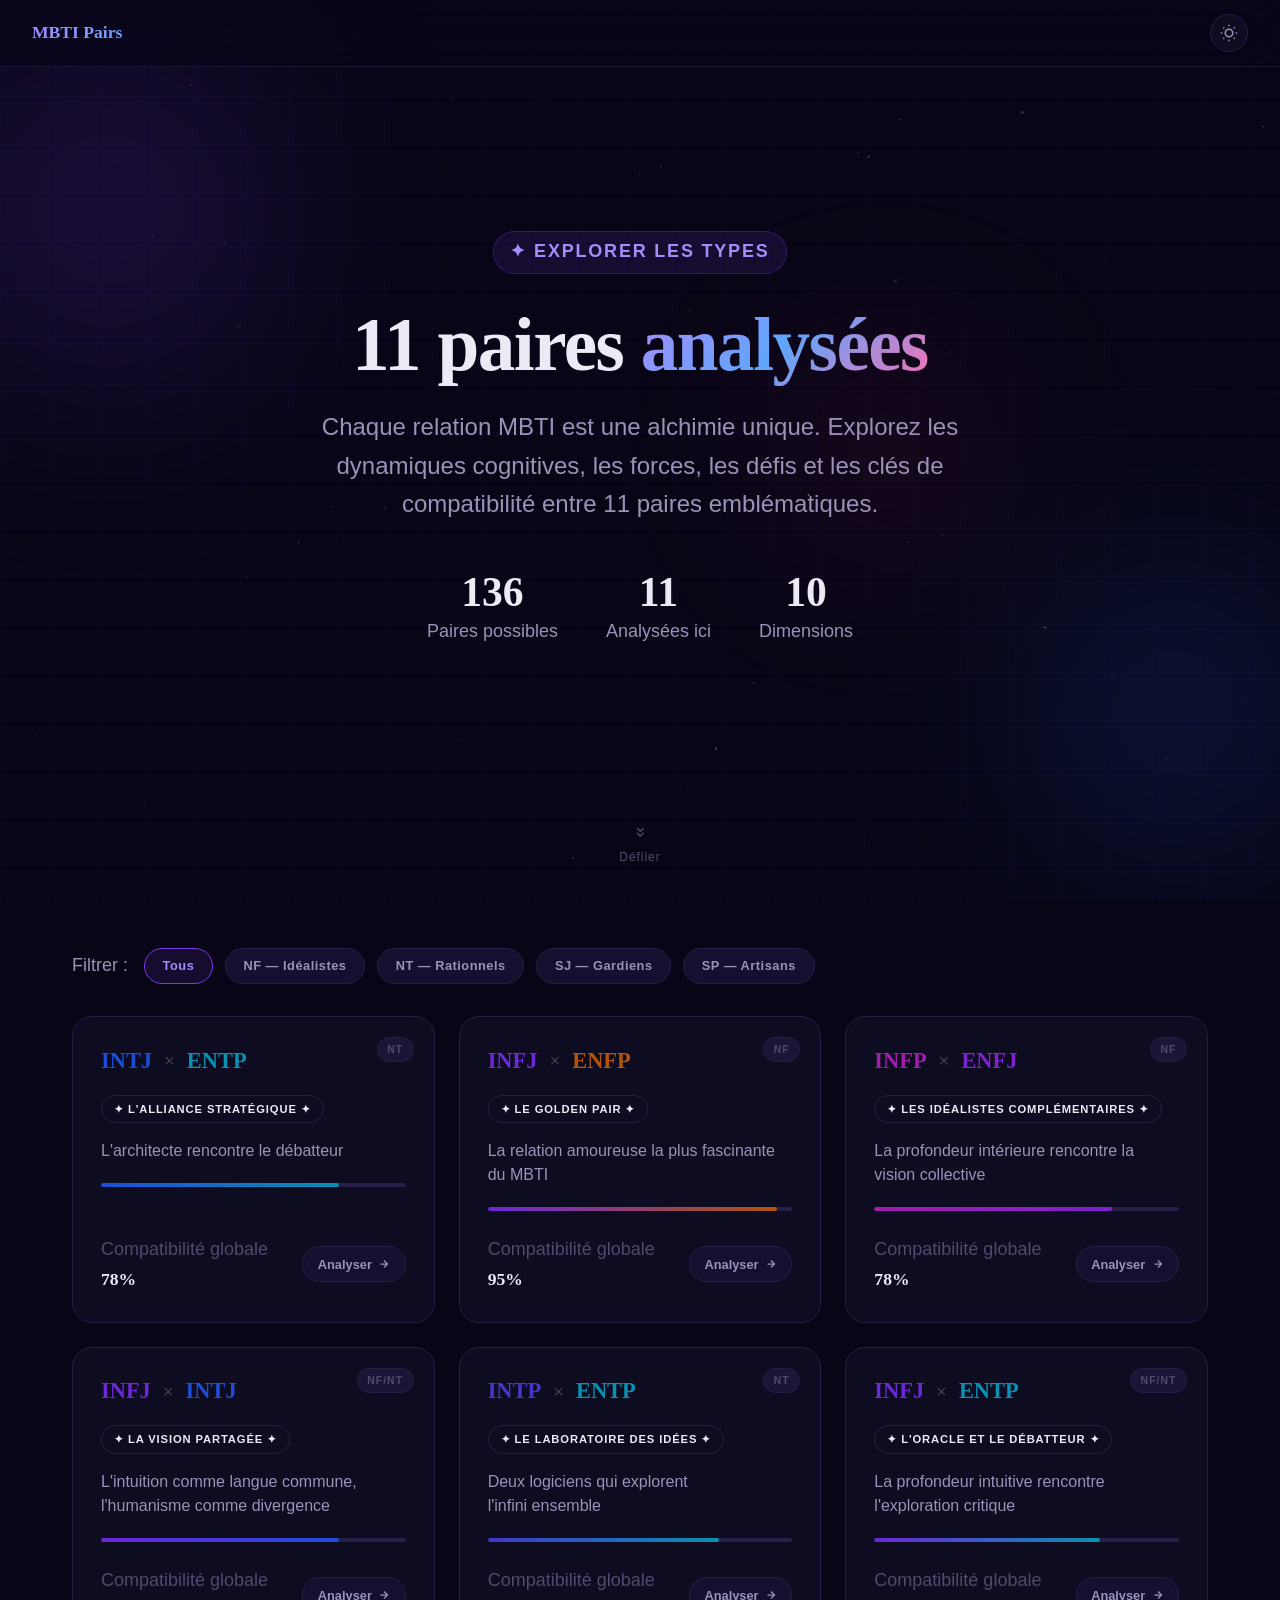
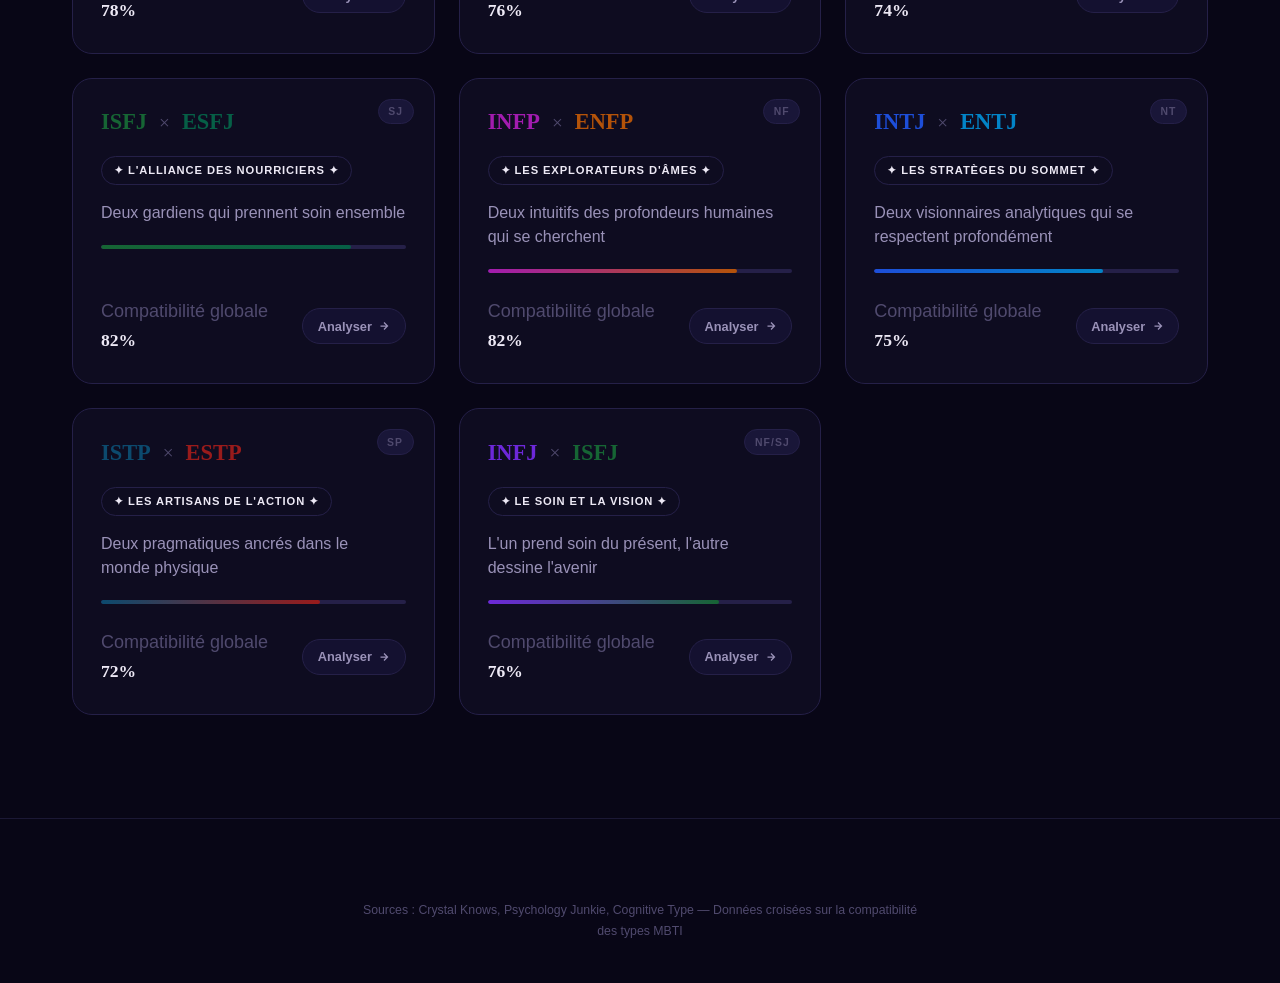
<file: pairs/index.html>
<!DOCTYPE html>
<html lang="fr" data-theme="dark">
<head>
  <meta charset="UTF-8">
  <meta name="viewport" content="width=device-width, initial-scale=1.0">
  <title>Explorer les paires MBTI — 11 relations analysées</title>
  <meta name="description" content="Découvrez 11 paires MBTI analysées en profondeur : compatibilité, dynamiques cognitives, communication et clés pour réussir.">
  <link href="https://api.fontshare.com/v2/css?f[]=zodiak@400,500,600,700&f[]=satoshi@300,400,500,700&display=swap" rel="stylesheet">
  <link rel="stylesheet" href="../css/style.css">

<style>
/* ===== INDEX PAGE STYLES ===== */
.pi-hero {
  min-height: 100svh;
  display: flex; flex-direction: column; align-items: center; justify-content: center;
  text-align: center;
  position: relative;
  overflow: hidden;
  padding-top: 5rem;
}

#bgCanvas {
  position: absolute; inset: 0;
  width: 100%; height: 100%;
  z-index: 0;
  opacity: 0.6;
}

.pi-hero-orbs {
  position: absolute; inset: 0; z-index: 1; pointer-events: none;
}
.pi-orb {
  position: absolute; border-radius: 50%; filter: blur(90px);
}
.pi-orb-a {
  width: 50vw; height: 50vw; max-width: 600px; max-height: 600px;
  top: -10%; left: -15%;
  background: radial-gradient(circle, #7c3aed 0%, transparent 65%);
  opacity: .22;
  animation: oF 14s ease-in-out infinite alternate;
}
.pi-orb-b {
  width: 45vw; height: 45vw; max-width: 520px; max-height: 520px;
  bottom: -8%; right: -12%;
  background: radial-gradient(circle, #2563eb 0%, transparent 65%);
  opacity: .2;
  animation: oF 18s ease-in-out 4s infinite alternate;
}
.pi-orb-c {
  width: 30vw; height: 30vw; max-width: 360px; max-height: 360px;
  top: 30%; left: 55%;
  background: radial-gradient(circle, #db2777 0%, transparent 65%);
  opacity: .15;
  animation: oF 22s ease-in-out 8s infinite alternate;
}

.pi-hero-content {
  position: relative; z-index: 2;
  max-width: 720px; padding-inline: clamp(1rem, 4vw, 2rem);
}

.pi-eyebrow {
  display: inline-flex; align-items: center; gap: .5rem;
  padding: .35rem 1rem;
  border-radius: 999px;
  background: rgba(124,58,237,.12);
  border: 1px solid rgba(124,58,237,.3);
  font-size: var(--tx);
  font-weight: 600;
  letter-spacing: .1em;
  text-transform: uppercase;
  color: #a78bfa;
  margin-bottom: 2rem;
}

.pi-title {
  font-family: var(--fd);
  font-size: clamp(2.5rem, 1.5rem + 4vw, 5.5rem);
  font-weight: 700;
  line-height: 1.05;
  letter-spacing: -.02em;
  color: var(--tx);
  margin-bottom: 1.5rem;
}
.pi-title-grad {
  background: linear-gradient(135deg, #a78bfa 0%, #60a5fa 50%, #f472b6 100%);
  -webkit-background-clip: text;
  -webkit-text-fill-color: transparent;
  background-clip: text;
}

.pi-sub {
  font-size: var(--tl);
  color: var(--txm);
  max-width: 56ch;
  margin: 0 auto 3rem;
  line-height: 1.6;
}

.pi-stats {
  display: flex; gap: clamp(1.5rem, 4vw, 3rem);
  justify-content: center; flex-wrap: wrap;
}
.pi-stat { text-align: center; }
.pi-stat-n {
  font-family: var(--fd);
  font-size: clamp(2rem, 1rem + 2vw, 3rem);
  font-weight: 700;
  color: var(--tx);
  line-height: 1;
}
.pi-stat-l { font-size: var(--tx); color: var(--txm); margin-top: .25rem; }

.pi-scroll {
  position: absolute; bottom: 2rem; left: 50%; transform: translateX(-50%);
  z-index: 2;
  display: flex; flex-direction: column; align-items: center; gap: .5rem;
  color: var(--txf); font-size: .75rem; letter-spacing: .08em;
  animation: bounce 2s ease-in-out infinite;
}
@keyframes bounce {
  0%, 100% { transform: translateX(-50%) translateY(0); }
  50% { transform: translateX(-50%) translateY(6px); }
}

/* ===== FILTER BAR ===== */
.filter-section {
  padding-block: 3rem 1rem;
  position: relative; z-index: 1;
}
.filter-wrap {
  display: flex; gap: .75rem; flex-wrap: wrap;
  align-items: center;
}
.filter-label { font-size: var(--tx); color: var(--txm); font-weight: 500; margin-right: .25rem; }
.filter-btn {
  padding: .4rem 1.1rem;
  border-radius: 999px;
  border: 1px solid var(--bdr);
  background: var(--surf2);
  color: var(--txm);
  font-size: .8rem;
  font-weight: 600;
  letter-spacing: .04em;
  cursor: pointer;
  transition: all var(--tr);
}
.filter-btn:hover { border-color: #7c3aed; color: var(--tx); background: rgba(124,58,237,.1); }
.filter-btn.active { border-color: #7c3aed; color: #a78bfa; background: rgba(124,58,237,.12); }

/* ===== PAIRS GRID ===== */
.pairs-section {
  padding-block: 1rem clamp(4rem, 8vw, 7rem);
  position: relative; z-index: 1;
}

.pairs-grid {
  display: grid;
  grid-template-columns: repeat(auto-fill, minmax(min(100%, 340px), 1fr));
  gap: 1.5rem;
}

.pair-card {
  position: relative;
  border-radius: 1.25rem;
  border: 1px solid var(--bdr);
  background: var(--surf);
  overflow: hidden;
  text-decoration: none;
  color: inherit;
  transition: transform var(--tr), box-shadow var(--tr), border-color var(--tr);
  display: flex; flex-direction: column;
}
.pair-card::before {
  content: '';
  position: absolute;
  inset: 0;
  background: linear-gradient(135deg, var(--card-c1, #7c3aed) 0%, var(--card-c2, #2563eb) 100%);
  opacity: 0;
  transition: opacity var(--tr);
  z-index: 0;
}
.pair-card:hover { transform: translateY(-4px); box-shadow: var(--sh3); border-color: transparent; }
.pair-card:hover::before { opacity: .06; }

.card-top {
  position: relative; z-index: 1;
  padding: 1.75rem 1.75rem 0;
}

.card-types {
  display: flex; align-items: center; gap: .75rem;
  margin-bottom: 1rem;
}
.ctype {
  font-family: var(--fd);
  font-size: 1.4rem;
  font-weight: 700;
  line-height: 1;
}
.ctype-1 { color: var(--card-c1, #7c3aed); }
.ctype-2 { color: var(--card-c2, #2563eb); }
.ctype-sep { color: var(--txf); font-size: 1.2rem; font-family: var(--fd); }

.card-badge {
  display: inline-flex; align-items: center;
  padding: .25rem .75rem;
  border-radius: 999px;
  font-size: .7rem;
  font-weight: 600;
  letter-spacing: .08em;
  text-transform: uppercase;
  background: linear-gradient(135deg, var(--card-c1, #7c3aed)18, var(--card-c2, #2563eb)18);
  color: var(--tx);
  border: 1px solid var(--bdr);
  margin-bottom: 1rem;
}

.card-sub {
  font-size: var(--ts);
  color: var(--txm);
  line-height: 1.5;
  margin-bottom: 1.25rem;
}

.card-score-bar {
  height: 4px;
  border-radius: 999px;
  background: var(--bdr);
  overflow: hidden;
  margin-bottom: 1.5rem;
}
.card-score-fill {
  height: 100%;
  border-radius: 999px;
  background: linear-gradient(90deg, var(--card-c1, #7c3aed), var(--card-c2, #2563eb));
  transition: width 1.2s cubic-bezier(0.16, 1, 0.3, 1);
  width: 0%;
}

.card-bottom {
  position: relative; z-index: 1;
  padding: 0 1.75rem 1.75rem;
  display: flex; align-items: center; justify-content: space-between;
  margin-top: auto;
}

.card-score-label {
  font-size: var(--tx);
  color: var(--txf);
}
.card-score-val {
  font-family: var(--fd);
  font-size: 1.1rem;
  font-weight: 700;
  color: var(--tx);
}

.card-cta {
  display: flex; align-items: center; gap: .4rem;
  font-size: .8rem; font-weight: 600;
  color: var(--txm);
  padding: .4rem .9rem;
  border-radius: 999px;
  border: 1px solid var(--bdr);
  background: var(--surf2);
  transition: all var(--tr);
}
.pair-card:hover .card-cta {
  border-color: var(--card-c1, #7c3aed);
  color: var(--tx);
  background: rgba(124,58,237,.08);
}

.card-temperament {
  position: absolute; top: 1.25rem; right: 1.25rem;
  font-size: .65rem; font-weight: 700; letter-spacing: .1em;
  padding: .2rem .6rem;
  border-radius: 999px;
  background: var(--surfo);
  color: var(--txf);
  border: 1px solid var(--bdr);
  z-index: 2;
}

/* ===== NAV ===== */
.pi-nav {
  position: fixed;
  top: 0; left: 0; right: 0;
  z-index: 300;
  padding: 0.875rem clamp(1rem, 4vw, 2rem);
  display: flex;
  justify-content: space-between;
  align-items: center;
  backdrop-filter: blur(24px) saturate(180%);
  -webkit-backdrop-filter: blur(24px) saturate(180%);
  background: rgba(8,6,22,.78);
  border-bottom: 1px solid var(--div);
}
[data-theme="light"] .pi-nav { background: rgba(245,243,240,.88); }

.pi-nav-logo {
  font-family: var(--fd);
  font-size: 1.1rem;
  font-weight: 700;
  background: linear-gradient(135deg, #a78bfa, #60a5fa);
  -webkit-background-clip: text;
  -webkit-text-fill-color: transparent;
  background-clip: text;
}

/* ===== HIDDEN BY FILTER ===== */
.pair-card.hidden { display: none; }

/* ===== LIGHT THEME TWEAKS ===== */
[data-theme="light"] .pi-orb-a { opacity: .1; }
[data-theme="light"] .pi-orb-b { opacity: .08; }
[data-theme="light"] .pi-orb-c { opacity: .07; }
[data-theme="light"] #bgCanvas { opacity: 0.12; }
</style>
</head>
<body>

<div id="sp"></div>

<nav class="pi-nav">
  <div class="pi-nav-logo">MBTI Pairs</div>
  <button class="theme-btn" id="tb" aria-label="Changer le thème">
    <svg id="tic" width="18" height="18" viewBox="0 0 24 24" fill="none" stroke="currentColor" stroke-width="2">
      <circle cx="12" cy="12" r="5"/><path d="M12 1v2M12 21v2M4.22 4.22l1.42 1.42M18.36 18.36l1.42 1.42M1 12h2M21 12h2M4.22 19.78l1.42-1.42M18.36 5.64l1.42-1.42"/>
    </svg>
  </button>
</nav>

<section class="pi-hero">
  <canvas id="bgCanvas"></canvas>
  <div class="pi-hero-orbs">
    <div class="pi-orb pi-orb-a"></div>
    <div class="pi-orb pi-orb-b"></div>
    <div class="pi-orb pi-orb-c"></div>
  </div>
  <div class="pi-hero-content">
    <div class="pi-eyebrow">✦ Explorer les types</div>
    <h1 class="pi-title">11 paires <span class="pi-title-grad">analysées</span></h1>
    <p class="pi-sub">Chaque relation MBTI est une alchimie unique. Explorez les dynamiques cognitives, les forces, les défis et les clés de compatibilité entre 11 paires emblématiques.</p>
    <div class="pi-stats">
      <div class="pi-stat"><div class="pi-stat-n">136</div><div class="pi-stat-l">Paires possibles</div></div>
      <div class="pi-stat"><div class="pi-stat-n">11</div><div class="pi-stat-l">Analysées ici</div></div>
      <div class="pi-stat"><div class="pi-stat-n">10</div><div class="pi-stat-l">Dimensions</div></div>
    </div>
  </div>
  <div class="pi-scroll">
    <svg width="16" height="16" viewBox="0 0 24 24" fill="none" stroke="currentColor" stroke-width="2"><path d="M7 13l5 5 5-5M7 6l5 5 5-5"/></svg>
    Défiler
  </div>
</section>

<section class="filter-section">
  <div class="wrap">
    <div class="filter-wrap">
      <span class="filter-label">Filtrer :</span>
      <button class="filter-btn active" data-filter="all">Tous</button>
      <button class="filter-btn" data-filter="NF">NF — Idéalistes</button>
      <button class="filter-btn" data-filter="NT">NT — Rationnels</button>
      <button class="filter-btn" data-filter="SJ">SJ — Gardiens</button>
      <button class="filter-btn" data-filter="SP">SP — Artisans</button>
    </div>
  </div>
</section>

<section class="pairs-section">
  <div class="wrap">
    <div class="pairs-grid" id="pairsGrid"></div>
  </div>
</section>

<footer>
  <div class="footer-inner">
    <div class="footer-brand">MBTI Pairs — 11 relations analysées</div>
    <div class="footer-src">Sources : Crystal Knows, Psychology Junkie, Cognitive Type — Données croisées sur la compatibilité des types MBTI</div>
  </div>
</footer>

<script src="../data/types.js"></script>
<script src="../data/pairs.js"></script>
<script>
/* ===== THEME ===== */
const root = document.documentElement;
let theme = 'dark';
const sunSVG = `<circle cx="12" cy="12" r="5"/><path d="M12 1v2M12 21v2M4.22 4.22l1.42 1.42M18.36 18.36l1.42 1.42M1 12h2M21 12h2M4.22 19.78l1.42-1.42M18.36 5.64l1.42-1.42"/>`;
const moonSVG = `<path d="M21 12.79A9 9 0 1 1 11.21 3 7 7 0 0 0 21 12.79z"/>`;
document.getElementById('tb').addEventListener('click', () => {
  theme = theme === 'dark' ? 'light' : 'dark';
  root.setAttribute('data-theme', theme);
  document.getElementById('tic').innerHTML = theme === 'dark' ? sunSVG : moonSVG;
});

/* ===== SCROLL PROGRESS ===== */
window.addEventListener('scroll', () => {
  const p = (window.scrollY / (document.documentElement.scrollHeight - window.innerHeight)) * 100;
  document.getElementById('sp').style.width = p + '%';
}, { passive: true });

/* ===== STARFIELD ===== */
(function() {
  const cv = document.getElementById('bgCanvas');
  const ctx = cv.getContext('2d');
  let stars = [], frame = 0;
  function resize() { cv.width = window.innerWidth; cv.height = window.innerHeight; build(); }
  function build() {
    stars = [];
    const n = Math.floor(cv.width * cv.height / 9000);
    const cols = ['#7c3aed','#2563eb','#db2777','#0891b2','#059669'];
    for (let i = 0; i < n; i++) {
      stars.push({
        x: Math.random() * cv.width, y: Math.random() * cv.height,
        r: Math.random() * 1.2 + 0.2, o: Math.random() * 0.5 + 0.1,
        sp: Math.random() * 0.2 + 0.03, ph: Math.random() * Math.PI * 2,
        col: Math.random() < 0.2 ? cols[Math.floor(Math.random() * cols.length)] : null,
      });
    }
  }
  function draw() {
    ctx.clearRect(0, 0, cv.width, cv.height);
    frame++;
    for (const s of stars) {
      const op = s.o * (0.5 + 0.5 * Math.sin(frame * s.sp * 0.04 + s.ph));
      ctx.beginPath();
      ctx.arc(s.x, s.y, s.r, 0, Math.PI * 2);
      ctx.fillStyle = s.col ? s.col + Math.round(op * 255).toString(16).padStart(2, '0') : `rgba(255,255,255,${op})`;
      ctx.fill();
    }
    requestAnimationFrame(draw);
  }
  window.addEventListener('resize', resize);
  resize();
  draw();
})();

/* ===== PAIRS CONFIG ===== */
const SELECTED_PAIRS = [
  { key: 'intj-entp',  badge: "L'Alliance Stratégique" },
  { key: 'infj-enfp',  badge: 'Le Golden Pair' },
  { key: 'infp-enfj',  badge: 'Les Idéalistes Complémentaires' },
  { key: 'infj-intj',  badge: 'La Vision Partagée' },
  { key: 'intp-entp',  badge: 'Le Laboratoire des Idées' },
  { key: 'infj-entp',  badge: "L'Oracle et le Débatteur" },
  { key: 'isfj-esfj',  badge: "L'Alliance des Nourriciers" },
  { key: 'infp-enfp',  badge: "Les Explorateurs d'Âmes" },
  { key: 'intj-entj',  badge: 'Les Stratèges du Sommet' },
  { key: 'istp-estp',  badge: "Les Artisans de l'Action" },
  { key: 'infj-isfj',  badge: 'Le Soin et la Vision' },
];

function parseKey(key) {
  const parts = key.split('-');
  for (let i = 1; i < parts.length; i++) {
    const a = parts.slice(0, i).join('-').toUpperCase();
    const b = parts.slice(i).join('-').toUpperCase();
    if (TYPES[a] && TYPES[b]) return [a, b];
  }
  return [null, null];
}

function getTemperament(type) {
  return TYPES[type]?.temperament || '??';
}

function getCardTemperament(t1, t2) {
  const temp1 = getTemperament(t1);
  const temp2 = getTemperament(t2);
  if (temp1 === temp2) return temp1;
  return [temp1, temp2].sort().join('/');
}

function getFilterTag(t1, t2) {
  const temps = new Set([getTemperament(t1), getTemperament(t2)]);
  if (temps.size === 1) return [...temps][0];
  // Mixed: assign to both
  return [...temps].join(' ');
}

/* ===== BUILD GRID ===== */
const grid = document.getElementById('pairsGrid');

SELECTED_PAIRS.forEach(({ key }) => {
  const pair = PAIRS[key];
  const [T1, T2] = parseKey(key);
  if (!pair || !T1 || !T2) return;

  const t1 = TYPES[T1];
  const t2 = TYPES[T2];
  const score = pair.kpi[0];
  const tempTag = getCardTemperament(T1, T2);
  const filterVal = getFilterTag(T1, T2);

  const card = document.createElement('a');
  card.href = `${key}.html`;
  card.className = 'pair-card r';
  card.dataset.filter = filterVal;
  card.style.setProperty('--card-c1', t1.color);
  card.style.setProperty('--card-c2', t2.color);

  card.innerHTML = `
    <div class="card-temperament">${tempTag}</div>
    <div class="card-top">
      <div class="card-types">
        <span class="ctype ctype-1">${T1}</span>
        <span class="ctype-sep">×</span>
        <span class="ctype ctype-2">${T2}</span>
      </div>
      <div class="card-badge">✦ ${pair.badge} ✦</div>
      <p class="card-sub">${pair.subtitle}</p>
      <div class="card-score-bar">
        <div class="card-score-fill" data-score="${score}"></div>
      </div>
    </div>
    <div class="card-bottom">
      <div>
        <div class="card-score-label">Compatibilité globale</div>
        <div class="card-score-val">${score}%</div>
      </div>
      <div class="card-cta">
        Analyser
        <svg width="12" height="12" viewBox="0 0 24 24" fill="none" stroke="currentColor" stroke-width="2.5"><path d="M5 12h14M12 5l7 7-7 7"/></svg>
      </div>
    </div>`;

  grid.appendChild(card);
});

/* ===== REVEAL ANIMATION ===== */
const ro = new IntersectionObserver(entries => {
  entries.forEach(e => {
    if (e.isIntersecting) {
      e.target.classList.add('in');
      // Animate score bars
      const bar = e.target.querySelector('.card-score-fill');
      if (bar) {
        const score = bar.dataset.score;
        setTimeout(() => { bar.style.width = score + '%'; }, 100);
      }
      ro.unobserve(e.target);
    }
  });
}, { threshold: 0.08 });
document.querySelectorAll('.pair-card').forEach(el => ro.observe(el));

/* ===== FILTER ===== */
document.querySelectorAll('.filter-btn').forEach(btn => {
  btn.addEventListener('click', () => {
    document.querySelectorAll('.filter-btn').forEach(b => b.classList.remove('active'));
    btn.classList.add('active');
    const f = btn.dataset.filter;
    document.querySelectorAll('.pair-card').forEach(card => {
      if (f === 'all' || card.dataset.filter.includes(f)) {
        card.classList.remove('hidden');
      } else {
        card.classList.add('hidden');
      }
    });
  });
});
</script>
</body>
</html>
</file>
<file: css/style.css>
/* ===== RESET ===== */
*, *::before, *::after { box-sizing: border-box; margin: 0; padding: 0; }
html {
  -webkit-font-smoothing: antialiased;
  -moz-osx-font-smoothing: grayscale;
  text-rendering: optimizeLegibility;
  scroll-behavior: smooth;
  scroll-padding-top: 5rem;
}
@media (prefers-reduced-motion: reduce) {
  *, *::before, *::after { animation-duration: 0.01ms !important; transition-duration: 0.01ms !important; scroll-behavior: auto !important; }
}

/* ===== TOKENS ===== */
:root {
  --tx:   clamp(0.75rem,  0.7rem  + 0.25vw, 0.875rem);
  --ts:   clamp(0.875rem, 0.8rem  + 0.35vw, 1rem);
  --tb:   clamp(1rem,     0.95rem + 0.25vw, 1.125rem);
  --tl:   clamp(1.125rem, 1rem    + 0.75vw, 1.5rem);
  --txl:  clamp(1.5rem,   1.2rem  + 1.25vw, 2.25rem);
  --t2xl: clamp(2rem,     1.2rem  + 2.5vw,  3.5rem);
  --hero: clamp(3.5rem,   0.5rem  + 8vw,    9rem);
  --fd: 'Zodiak', Georgia, serif;
  --fb: 'Satoshi', Inter, sans-serif;
  --ease: cubic-bezier(0.16, 1, 0.3, 1);
  --tr: 220ms cubic-bezier(0.16, 1, 0.3, 1);
  --mw: 1200px;
}

/* ===== DARK ===== */
[data-theme="dark"] {
  --bg:     #080616;
  --surf:   #0e0c20;
  --surf2:  #141130;
  --surfo:  #191638;
  --bdr:    #252048;
  --div:    #1b1835;
  --tx:     #ede9f5;
  --txm:    #9a92b8;
  --txf:    #504a6e;
  --txi:    #080616;
  --ok:     #6daa45;
  --oks:    rgba(109,170,69,0.12);
  --err:    #df6f8a;
  --errs:   rgba(223,111,138,0.12);
  --sh1: 0 1px 3px rgba(0,0,0,.4);
  --sh2: 0 4px 20px rgba(0,0,0,.5);
  --sh3: 0 12px 50px rgba(0,0,0,.6);
  --grad: linear-gradient(135deg, var(--c1), var(--c2));
  --gi: 0 0 60px rgba(var(--c1-raw, 155,111,223),.25);
  --ge: 0 0 60px rgba(var(--c2-raw, 240,176,64),.25);
}

/* ===== LIGHT ===== */
[data-theme="light"] {
  --bg:     #f5f3f0;
  --surf:   #ffffff;
  --surf2:  #f0ecf8;
  --surfo:  #e8e3f5;
  --bdr:    #d4cee7;
  --div:    #e0daf0;
  --tx:     #1a1530;
  --txm:    #62587e;
  --txf:    #a098c0;
  --txi:    #f5f3f0;
  --ok:     #3d7a1a;
  --oks:    rgba(61,122,26,.08);
  --err:    #9e2845;
  --errs:   rgba(158,40,69,.08);
  --sh1: 0 1px 3px rgba(0,0,0,.06);
  --sh2: 0 4px 20px rgba(0,0,0,.08);
  --sh3: 0 12px 50px rgba(0,0,0,.12);
  --grad: linear-gradient(135deg, var(--c1), var(--c2));
  --gi: 0 0 60px rgba(var(--c1-raw, 122,61,187),.1);
  --ge: 0 0 60px rgba(var(--c2-raw, 200,136,14),.1);
}

/* ===== BASE ===== */
body {
  min-height: 100dvh;
  font-family: var(--fb);
  font-size: var(--tb);
  color: var(--tx);
  background: var(--bg);
  line-height: 1.65;
  overflow-x: hidden;
}

body::before {
  content: '';
  position: fixed;
  inset: 0;
  background-image: linear-gradient(var(--bdr) 1px, transparent 1px), linear-gradient(90deg, var(--bdr) 1px, transparent 1px);
  background-size: 48px 48px;
  opacity: 0.18;
  z-index: 0;
  pointer-events: none;
}
[data-theme="light"] body::before { opacity: 0.07; }

h1, h2, h3, h4 { font-family: var(--fd); text-wrap: balance; line-height: 1.1; }
p, li { text-wrap: pretty; max-width: 72ch; }
ul[role="list"] { list-style: none; }
button { cursor: pointer; background: none; border: none; font: inherit; color: inherit; }
a { color: inherit; text-decoration: none; }
img, canvas, svg { display: block; max-width: 100%; }
::selection { background: rgba(139,92,246,.25); color: var(--tx); }
:focus-visible { outline: 2px solid var(--c1, #8b5cf6); outline-offset: 3px; border-radius: 4px; }
.sr-only { position: absolute; width: 1px; height: 1px; padding: 0; margin: -1px; overflow: hidden; clip: rect(0,0,0,0); white-space: nowrap; border-width: 0; }

.wrap {
  width: 100%;
  max-width: var(--mw);
  margin: 0 auto;
  padding-inline: clamp(1rem, 4vw, 2rem);
}

section { padding-block: clamp(4rem, 8vw, 7rem); position: relative; z-index: 1; }

/* ===== SCROLL PROGRESS ===== */
#sp {
  position: fixed;
  top: 0; left: 0;
  height: 3px;
  width: 0%;
  background: var(--grad);
  z-index: 400;
  box-shadow: 0 0 12px rgba(139,92,246,.6);
  transition: width 60ms linear;
}

/* ===== NAV ===== */
nav {
  position: fixed;
  top: 0; left: 0; right: 0;
  z-index: 300;
  padding: 0.875rem clamp(1rem, 4vw, 2rem);
  display: flex;
  justify-content: space-between;
  align-items: center;
  backdrop-filter: blur(24px) saturate(180%);
  -webkit-backdrop-filter: blur(24px) saturate(180%);
  background: rgba(8,6,22,.78);
  border-bottom: 1px solid var(--div);
  transition: background var(--tr);
}
[data-theme="light"] nav { background: rgba(245,243,240,.88); }

.nav-left { display: flex; align-items: center; gap: 1rem; }

.nav-back {
  display: flex; align-items: center; gap: .4rem;
  font-size: .8rem; color: var(--txm);
  padding: .3rem .75rem;
  border-radius: 999px;
  border: 1px solid var(--bdr);
  background: var(--surf2);
  transition: all var(--tr);
}
.nav-back:hover { color: var(--tx); border-color: var(--c1, #8b5cf6); background: rgba(139,92,246,.1); }

.nav-logo {
  font-family: var(--fd);
  font-size: 1.05rem;
  font-weight: 700;
  background: var(--grad);
  -webkit-background-clip: text;
  -webkit-text-fill-color: transparent;
  background-clip: text;
  letter-spacing: .02em;
}

.theme-btn {
  width: 38px; height: 38px;
  border-radius: 999px;
  display: flex; align-items: center; justify-content: center;
  background: var(--surf);
  border: 1px solid var(--bdr);
  color: var(--txm);
  transition: all var(--tr);
}
.theme-btn:hover { color: var(--tx); border-color: var(--c1, #8b5cf6); background: rgba(139,92,246,.1); box-shadow: 0 0 0 4px rgba(139,92,246,.1); }

/* ===== HERO ===== */
.hero {
  position: relative;
  min-height: 100svh;
  display: flex; flex-direction: column; align-items: center; justify-content: center;
  text-align: center;
  overflow: hidden;
  padding-top: 5rem;
}

#starCanvas {
  position: absolute; inset: 0;
  width: 100%; height: 100%;
  z-index: 0;
}
[data-theme="light"] #starCanvas { opacity: 0.12; }

.orb-layer {
  position: absolute;
  top: 50%; left: 50%;
  transform: translate(-50%,-50%);
  width: min(80vw, 680px);
  height: min(80vw, 680px);
  z-index: 1;
  pointer-events: none;
}

.orb {
  position: absolute;
  border-radius: 50%;
  filter: blur(80px);
}
.orb-i {
  width: 58%; height: 58%;
  top: 4%; left: 2%;
  background: radial-gradient(circle, var(--c1) 0%, transparent 70%);
  opacity: .55;
  animation: oF 10s ease-in-out infinite alternate;
}
.orb-e {
  width: 58%; height: 58%;
  bottom: 4%; right: 2%;
  background: radial-gradient(circle, var(--c2) 0%, transparent 70%);
  opacity: .5;
  animation: oF 10s ease-in-out 5s infinite alternate;
}
.orb-m {
  width: 38%; height: 38%;
  top: 31%; left: 31%;
  background: radial-gradient(circle, var(--c1) 0%, var(--c2) 100%);
  opacity: .35;
  animation: oF 14s ease-in-out 2.5s infinite alternate;
}
@keyframes oF {
  from { transform: translate(0,0) scale(1); }
  to   { transform: translate(18px,-22px) scale(1.1); }
}

.hero-content { position: relative; z-index: 2; max-width: 860px; padding-inline: clamp(1rem, 4vw, 2rem); }

.hero-badge {
  display: inline-flex; align-items: center; gap: .5rem;
  padding: .35rem 1rem;
  border-radius: 999px;
  background: rgba(139,92,246,.1);
  border: 1px solid rgba(139,92,246,.35);
  font-size: var(--tx);
  font-weight: 600;
  letter-spacing: .12em;
  text-transform: uppercase;
  color: var(--c1b, #b891f5);
  margin-bottom: 1.5rem;
  animation: fU .8s var(--ease) both;
}

.hero-title {
  font-size: var(--hero);
  font-weight: 700;
  letter-spacing: -.03em;
  margin-bottom: 1rem;
  animation: fU .8s var(--ease) .1s both;
}
.ti { color: var(--c1b, #b891f5); }
.tx-sep { color: var(--txf); font-weight: 300; margin: 0 .05em; }
.te { color: var(--c2b, #ffd070); }

.hero-sub {
  font-family: var(--fd);
  font-size: var(--txl);
  font-weight: 500;
  font-style: italic;
  color: var(--txm);
  margin-bottom: 1.25rem;
  animation: fU .8s var(--ease) .2s both;
}

.hero-desc {
  font-size: var(--tb);
  color: var(--txm);
  max-width: 540px;
  margin: 0 auto 2.5rem;
  line-height: 1.8;
  animation: fU .8s var(--ease) .3s both;
}

.hero-stats {
  display: flex; justify-content: center; gap: 2.5rem; flex-wrap: wrap;
  animation: fU .8s var(--ease) .45s both;
}
.hstat { text-align: center; }
.hstat-n {
  font-family: var(--fd);
  font-size: 2.25rem;
  font-weight: 700;
  background: var(--grad);
  -webkit-background-clip: text;
  -webkit-text-fill-color: transparent;
  background-clip: text;
  line-height: 1;
}
.hstat-l { font-size: var(--tx); color: var(--txf); margin-top: .25rem; text-transform: uppercase; letter-spacing: .08em; }

.scroll-hint {
  position: absolute; bottom: 2rem; left: 50%;
  transform: translateX(-50%);
  display: flex; flex-direction: column; align-items: center; gap: .5rem;
  color: var(--txf); font-size: var(--tx);
  z-index: 2;
  animation: sB 2.2s ease-in-out infinite, fU 1s var(--ease) .8s both;
}
@keyframes sB {
  0%, 100% { transform: translateX(-50%) translateY(0); }
  50%       { transform: translateX(-50%) translateY(7px); }
}
@keyframes fU {
  from { opacity: 0; transform: translateY(22px); }
  to   { opacity: 1; transform: translateY(0); }
}

/* ===== SECTION HEADER ===== */
.sh { text-align: center; margin-bottom: clamp(2.5rem, 5vw, 4.5rem); }
.stag {
  display: inline-block;
  font-size: var(--tx); font-weight: 700;
  text-transform: uppercase; letter-spacing: .15em;
  padding: .3rem 1rem;
  border-radius: 999px;
  background: var(--surf2);
  border: 1px solid var(--bdr);
  color: var(--txm);
  margin-bottom: 1rem;
}
.stitle {
  font-size: var(--t2xl);
  font-weight: 700;
  letter-spacing: -.02em;
  margin-bottom: .875rem;
}
.ssep {
  width: 56px; height: 3px;
  background: var(--grad);
  border-radius: 999px;
  margin: 0 auto .875rem;
}
.sdesc { font-size: var(--tb); color: var(--txm); max-width: 540px; margin: 0 auto; line-height: 1.75; }

/* ===== REVEAL ===== */
.r { opacity: 0; transform: translateY(28px); transition: opacity .7s var(--ease), transform .7s var(--ease); }
.r.in { opacity: 1; transform: none; }
.d1 { transition-delay: .1s; }
.d2 { transition-delay: .2s; }
.d3 { transition-delay: .3s; }
.d4 { transition-delay: .4s; }

/* ===== KPI GAUGES ===== */
.kpi-grid {
  display: grid;
  grid-template-columns: repeat(auto-fit, minmax(155px, 1fr));
  gap: 1rem;
}

.kpi-card {
  background: var(--surf);
  border: 1px solid var(--bdr);
  border-radius: 1.5rem;
  padding: 1.5rem 1rem 1.25rem;
  display: flex; flex-direction: column; align-items: center; text-align: center; gap: .75rem;
  transition: all var(--tr);
  position: relative; overflow: hidden;
  cursor: default;
}
.kpi-card::after {
  content: '';
  position: absolute; inset: 0;
  border-radius: inherit;
  background: var(--grad);
  opacity: 0;
  transition: opacity var(--tr);
}
.kpi-card:hover { transform: translateY(-3px); box-shadow: var(--sh2); border-color: rgba(139,92,246,.4); }
.kpi-card:hover::after { opacity: .06; }

.g-wrap { position: relative; width: 108px; height: 108px; flex-shrink: 0; z-index: 1; }
.g-wrap canvas { width: 108px !important; height: 108px !important; }
.g-val {
  position: absolute; inset: 0;
  display: flex; align-items: center; justify-content: center;
  font-family: var(--fd); font-size: 1.2rem; font-weight: 700;
}
.g-val sup { font-size: .65rem; font-weight: 400; color: var(--txm); margin-top: -.2rem; }
.kpi-lbl { font-size: .775rem; font-weight: 500; color: var(--txm); line-height: 1.3; max-width: 130px; z-index: 1; }

/* ===== MIRROR ===== */
.mirror-box {
  background: var(--surf);
  border: 1px solid var(--bdr);
  border-radius: 1.75rem;
  padding: clamp(1.5rem, 4vw, 3rem);
  overflow: hidden;
}
.mirror-grid {
  display: grid;
  grid-template-columns: 1fr 72px 1fr;
  gap: 1.5rem;
  align-items: start;
}
@media (max-width: 680px) {
  .mirror-grid { grid-template-columns: 1fr; }
  .mcol-c { display: none; }
}
.mcol { display: flex; flex-direction: column; gap: .875rem; }
.mcol-title {
  font-family: var(--fd); font-size: 1.4rem; font-weight: 700;
  text-align: center; padding-bottom: 1rem; margin-bottom: .25rem;
  border-bottom: 2px solid var(--bdr);
}
.mcol-title.mi { color: var(--c1, #9b6fdf); }
.mcol-title.me { color: var(--c2, #f0b040); }

.func-row {
  display: flex; gap: .75rem; align-items: flex-start;
  padding: .875rem;
  border-radius: 1rem;
  background: var(--surf2);
  border: 1px solid var(--bdr);
  transition: all var(--tr);
}
.mcol:first-child .func-row:hover { border-color: var(--c1); background: var(--c1s, rgba(139,92,246,.1)); transform: translateX(4px); }
.mcol:last-child  .func-row:hover { border-color: var(--c2); background: var(--c2s, rgba(245,158,11,.1)); transform: translateX(-4px); }

.fc {
  flex-shrink: 0; width: 42px; height: 42px;
  border-radius: .625rem;
  display: flex; align-items: center; justify-content: center;
  font-family: var(--fd); font-weight: 700; font-size: .875rem; color: #fff;
}
.fc.fi { background: var(--c1, #9b6fdf); }
.fc.fe { background: var(--c2, #f0b040); }

.frole { font-size: .68rem; font-weight: 600; text-transform: uppercase; letter-spacing: .1em; color: var(--txf); margin-bottom: .2rem; }
.fname { font-weight: 600; font-size: .85rem; margin-bottom: .2rem; }
.fdesc { font-size: .755rem; color: var(--txm); line-height: 1.5; }

.mcol-c {
  display: flex; flex-direction: column; align-items: center; justify-content: center;
  gap: 2.6rem; padding-top: 5.5rem;
  color: var(--txf); font-size: 1.25rem;
}

/* ===== STRENGTHS & CHALLENGES ===== */
.sc-wrap {
  display: grid; grid-template-columns: 1fr 1fr; gap: 1.5rem;
}
@media (max-width: 680px) { .sc-wrap { grid-template-columns: 1fr; } }

.sc-col-title {
  display: flex; align-items: center; gap: .75rem;
  font-family: var(--fd); font-size: 1.2rem; font-weight: 700;
  margin-bottom: 1.125rem;
}
.ic-wrap {
  width: 32px; height: 32px; border-radius: .625rem;
  display: flex; align-items: center; justify-content: center; font-size: .95rem;
}
.ic-ok  { background: var(--oks); color: var(--ok); }
.ic-err { background: var(--errs); color: var(--err); }

.sc-item {
  display: flex; gap: .75rem; align-items: flex-start;
  padding: .875rem;
  border-radius: 1rem;
  background: var(--surf);
  border: 1px solid var(--bdr);
  border-left-width: 3px;
  margin-bottom: .6rem;
  transition: all var(--tr);
}
.sc-item.str  { border-left-color: var(--ok); }
.sc-item.chl  { border-left-color: var(--err); }
.sc-item:hover { transform: translateX(3px); box-shadow: var(--sh1); }
.sc-ico {
  width: 30px; height: 30px; border-radius: .5rem;
  display: flex; align-items: center; justify-content: center; font-size: .875rem; flex-shrink: 0;
}
.sc-item.str .sc-ico { background: var(--oks); }
.sc-item.chl .sc-ico { background: var(--errs); }
.sc-t { font-weight: 600; font-size: .855rem; margin-bottom: .2rem; }
.sc-d { font-size: .77rem; color: var(--txm); line-height: 1.55; }

/* ===== COMMUNICATION ===== */
.comm-grid { display: grid; grid-template-columns: 1fr 1fr; gap: 2rem; }
@media (max-width: 680px) { .comm-grid { grid-template-columns: 1fr; } }

.comm-card {
  background: var(--surf);
  border: 1px solid var(--bdr);
  border-radius: 1.75rem;
  padding: 1.5rem;
}
.comm-card h3 {
  font-size: 1.05rem; font-weight: 600;
  margin-bottom: 1.5rem; text-align: center;
  font-family: var(--fd);
}
.radar-wrap { max-width: 370px; margin: 0 auto; }

.ctips { display: flex; flex-direction: column; gap: .75rem; }
.ctip {
  display: flex; gap: .75rem; align-items: flex-start;
  padding: .875rem;
  border-radius: .875rem;
  background: var(--surf2); border: 1px solid var(--bdr);
  transition: all var(--tr);
}
.ctip:hover { background: var(--surfo); border-color: var(--c1, #9b6fdf); }
.ctip-ic {
  width: 30px; height: 30px; border-radius: 999px;
  display: flex; align-items: center; justify-content: center;
  font-size: .8rem; flex-shrink: 0;
  background: var(--c1s, rgba(139,92,246,.1)); color: var(--c1, #9b6fdf);
}
.ctip-txt { font-size: .82rem; color: var(--txm); line-height: 1.6; }
.ctip-txt strong { color: var(--tx); }

/* ===== STRESS ===== */
.stress-grid { display: grid; grid-template-columns: 1fr 1fr; gap: 1.5rem; }
@media (max-width: 680px) { .stress-grid { grid-template-columns: 1fr; } }

.stress-card {
  background: var(--surf);
  border: 1px solid var(--bdr);
  border-radius: 1.75rem;
  padding: 1.75rem;
  position: relative; overflow: hidden;
}
.stress-card::after {
  content: '';
  position: absolute; top: 0; left: 0; right: 0;
  height: 3px;
}
.sc-e::after { background: var(--c2, #f0b040); box-shadow: 0 0 12px var(--c2g, rgba(240,176,64,.5)); }
.sc-i::after { background: var(--c1, #9b6fdf); box-shadow: 0 0 12px var(--c1g, rgba(155,111,223,.5)); }

.sh-row {
  display: flex; align-items: center; gap: .75rem;
  margin-bottom: 1.5rem; padding-bottom: 1rem;
  border-bottom: 1px solid var(--div);
}
.sbadge { font-family: var(--fd); font-weight: 700; font-size: 1.5rem; }
.sbadge.e { color: var(--c2, #f0b040); }
.sbadge.i { color: var(--c1, #9b6fdf); }
.snick { font-size: .8rem; color: var(--txm); font-style: italic; }

.ssub {
  font-size: .73rem; font-weight: 700; text-transform: uppercase;
  letter-spacing: .1em; margin-bottom: .625rem;
  display: flex; align-items: center; gap: .4rem;
}
.ssub.ok  { color: var(--ok); }
.ssub.err { color: var(--err); }

.slist { list-style: none; margin-bottom: 1.25rem; }
.slist li {
  display: flex; align-items: center; gap: .6rem;
  font-size: .84rem; color: var(--txm);
  padding: .3rem 0;
  border-bottom: 1px solid var(--div);
}
.slist li:last-child { border-bottom: none; }
.sdot { width: 6px; height: 6px; border-radius: 50%; flex-shrink: 0; }
.slist.ok-l .sdot  { background: var(--ok); }
.slist.err-l .sdot { background: var(--err); }

/* ===== LOVE LANGUAGES ===== */
.love-wrap { display: grid; grid-template-columns: 1fr auto 1fr; gap: 2rem; align-items: start; }
@media (max-width: 680px) {
  .love-wrap { grid-template-columns: 1fr; }
  .love-center { order: -1; }
}
.love-col-t {
  font-family: var(--fd); font-size: 1.4rem; font-weight: 700;
  text-align: center; padding-bottom: 1rem; margin-bottom: .75rem;
  border-bottom: 2px solid var(--bdr);
}
.love-col-t.e { color: var(--c2, #f0b040); }
.love-col-t.i { color: var(--c1, #9b6fdf); }
.love-row {
  display: flex; align-items: center; gap: .75rem;
  padding: .7rem 1rem;
  border-radius: .875rem; background: var(--surf); border: 1px solid var(--bdr);
  margin-bottom: .5rem; font-size: .875rem; font-weight: 500;
  transition: all var(--tr);
}
.love-row.sh-c1 { border-color: var(--c1g, rgba(155,111,223,.4)); background: var(--c1s, rgba(155,111,223,.1)); }
.love-row.sh-c2 { border-color: var(--c2g, rgba(240,176,64,.4)); background: var(--c2s, rgba(240,176,64,.1)); }
.love-row:hover { transform: scale(1.025); box-shadow: var(--sh1); }
.ln { font-family: var(--fd); font-weight: 700; font-size: 1.2rem; color: var(--txf); width: 22px; text-align: center; }
.le { font-size: 1.05rem; }
.love-center {
  display: flex; flex-direction: column; align-items: center; justify-content: center;
  padding: 2rem 1rem; text-align: center; gap: .75rem;
}
.love-orb {
  width: 72px; height: 72px; border-radius: 50%;
  background: var(--grad);
  display: flex; align-items: center; justify-content: center;
  font-size: 2rem;
  box-shadow: var(--gi), var(--ge);
  animation: oF 6s ease-in-out infinite alternate;
}
.love-lbl { font-family: var(--fd); font-size: .8rem; color: var(--txm); max-width: 130px; line-height: 1.4; }

/* ===== TIPS CARDS ===== */
.tips-grid {
  display: grid;
  grid-template-columns: repeat(auto-fit, minmax(255px, 1fr));
  gap: 1rem;
}
.tip-card {
  background: var(--surf); border: 1px solid var(--bdr); border-radius: 1.5rem;
  padding: 1.5rem;
  display: flex; flex-direction: column; gap: .625rem;
  transition: all var(--tr);
}
.tip-card:hover { box-shadow: var(--sh2); transform: translateY(-3px); border-color: rgba(139,92,246,.4); }
.tip-n {
  font-family: var(--fd); font-size: 2.25rem; font-weight: 700;
  background: var(--grad);
  -webkit-background-clip: text; -webkit-text-fill-color: transparent; background-clip: text;
  line-height: 1;
}
.tip-t { font-weight: 600; font-size: .9rem; }
.tip-d { font-size: .8rem; color: var(--txm); line-height: 1.65; }

/* ===== DUO ===== */
.duo-grid { display: grid; grid-template-columns: repeat(2, 1fr); gap: 1.25rem; }
@media (max-width: 680px) { .duo-grid { grid-template-columns: 1fr; } }
.duo-card {
  background: var(--surf); border: 1px solid var(--bdr); border-radius: 1.5rem;
  padding: 1.5rem; text-align: center;
  transition: all var(--tr);
}
.duo-card:hover { box-shadow: var(--sh2); transform: translateY(-2px); }
.duo-pair { display: flex; align-items: center; justify-content: center; gap: .75rem; flex-wrap: wrap; margin-bottom: .875rem; }
.dr {
  font-family: var(--fd); font-weight: 700; font-size: .875rem;
  padding: .35rem .875rem; border-radius: 999px;
}
.dr.e { background: var(--c2s, rgba(240,176,64,.1)); color: var(--c2, #f0b040); border: 1px solid var(--c2g, rgba(240,176,64,.25)); }
.dr.i { background: var(--c1s, rgba(155,111,223,.1)); color: var(--c1, #9b6fdf); border: 1px solid var(--c1g, rgba(155,111,223,.25)); }
.duo-plus { font-size: 1.25rem; color: var(--txf); }
.duo-d { font-size: .82rem; color: var(--txm); line-height: 1.65; }

/* ===== FOOTER ===== */
footer {
  border-top: 1px solid var(--div);
  padding: 2.5rem clamp(1rem, 4vw, 2rem);
  text-align: center;
  position: relative; z-index: 1;
}
.footer-inner { max-width: var(--mw); margin: 0 auto; display: flex; flex-direction: column; align-items: center; gap: .75rem; }
.footer-brand {
  font-family: var(--fd); font-weight: 700;
  background: var(--grad); -webkit-background-clip: text; -webkit-text-fill-color: transparent; background-clip: text;
  font-size: 1.1rem;
}
.footer-nav { display: flex; gap: 1.5rem; flex-wrap: wrap; justify-content: center; }
.footer-nav a {
  font-size: .8rem; color: var(--txm);
  padding: .3rem .75rem; border-radius: 999px;
  border: 1px solid var(--bdr); background: var(--surf2);
  transition: all var(--tr);
}
.footer-nav a:hover { color: var(--tx); border-color: var(--c1, #8b5cf6); }
.footer-src { font-size: .77rem; color: var(--txf); max-width: 560px; line-height: 1.75; }

/* ===== TYPE GRID for index page ===== */
.type-grid {
  display: grid;
  grid-template-columns: repeat(auto-fill, minmax(120px, 1fr));
  gap: .75rem;
  margin-bottom: 2rem;
}
.type-chip {
  padding: .75rem;
  border-radius: 1rem;
  background: var(--surf);
  border: 2px solid var(--bdr);
  text-align: center;
  cursor: pointer;
  transition: all var(--tr);
  font-family: var(--fd);
  font-weight: 700;
  font-size: .95rem;
}
.type-chip:hover { border-color: #8b5cf6; transform: translateY(-2px); box-shadow: var(--sh2); }
.type-chip.sel { border-color: #8b5cf6; background: var(--surf2); box-shadow: 0 0 0 4px rgba(139,92,246,.2); }
.type-chip.sel-2 { border-color: #f59e0b; background: var(--surf2); box-shadow: 0 0 0 4px rgba(245,158,11,.2); }
.type-chip .chip-type { font-size: 1.1rem; margin-bottom: .25rem; }
.type-chip .chip-name { font-size: .65rem; color: var(--txm); font-family: var(--fb); font-weight: 400; }

.pair-btn {
  display: inline-flex; align-items: center; gap: .75rem;
  padding: 1rem 2rem;
  border-radius: 999px;
  background: var(--grad);
  color: #fff;
  font-family: var(--fd); font-weight: 700; font-size: 1.1rem;
  cursor: pointer; border: none;
  transition: all var(--tr);
  box-shadow: var(--sh2);
}
.pair-btn:hover { transform: translateY(-2px); box-shadow: var(--sh3); }
.pair-btn:disabled { opacity: .4; cursor: not-allowed; transform: none; }

.pairs-grid {
  display: grid;
  grid-template-columns: repeat(auto-fill, minmax(180px, 1fr));
  gap: .625rem;
}
.pair-link {
  display: flex; align-items: center; justify-content: center;
  padding: .6rem 1rem;
  border-radius: .875rem;
  background: var(--surf); border: 1px solid var(--bdr);
  font-family: var(--fd); font-weight: 700; font-size: .875rem;
  transition: all var(--tr); text-align: center;
  gap: .4rem;
}
.pair-link:hover { border-color: var(--bdr); background: var(--surf2); transform: translateY(-1px); box-shadow: var(--sh1); }
.pair-link .pl-t1 { color: var(--txm); }
.pair-link .pl-sep { color: var(--txf); }
.pair-link .pl-t2 { color: var(--txm); }
.pair-link:hover .pl-t1, .pair-link:hover .pl-t2 { color: var(--tx); }

.search-box {
  width: 100%; padding: .875rem 1.25rem;
  background: var(--surf); border: 1px solid var(--bdr);
  border-radius: 1rem; font: inherit; font-size: var(--tb);
  color: var(--tx);
  transition: all var(--tr); outline: none;
  margin-bottom: 1.25rem;
}
.search-box:focus { border-color: #8b5cf6; box-shadow: 0 0 0 4px rgba(139,92,246,.12); }
</file>
